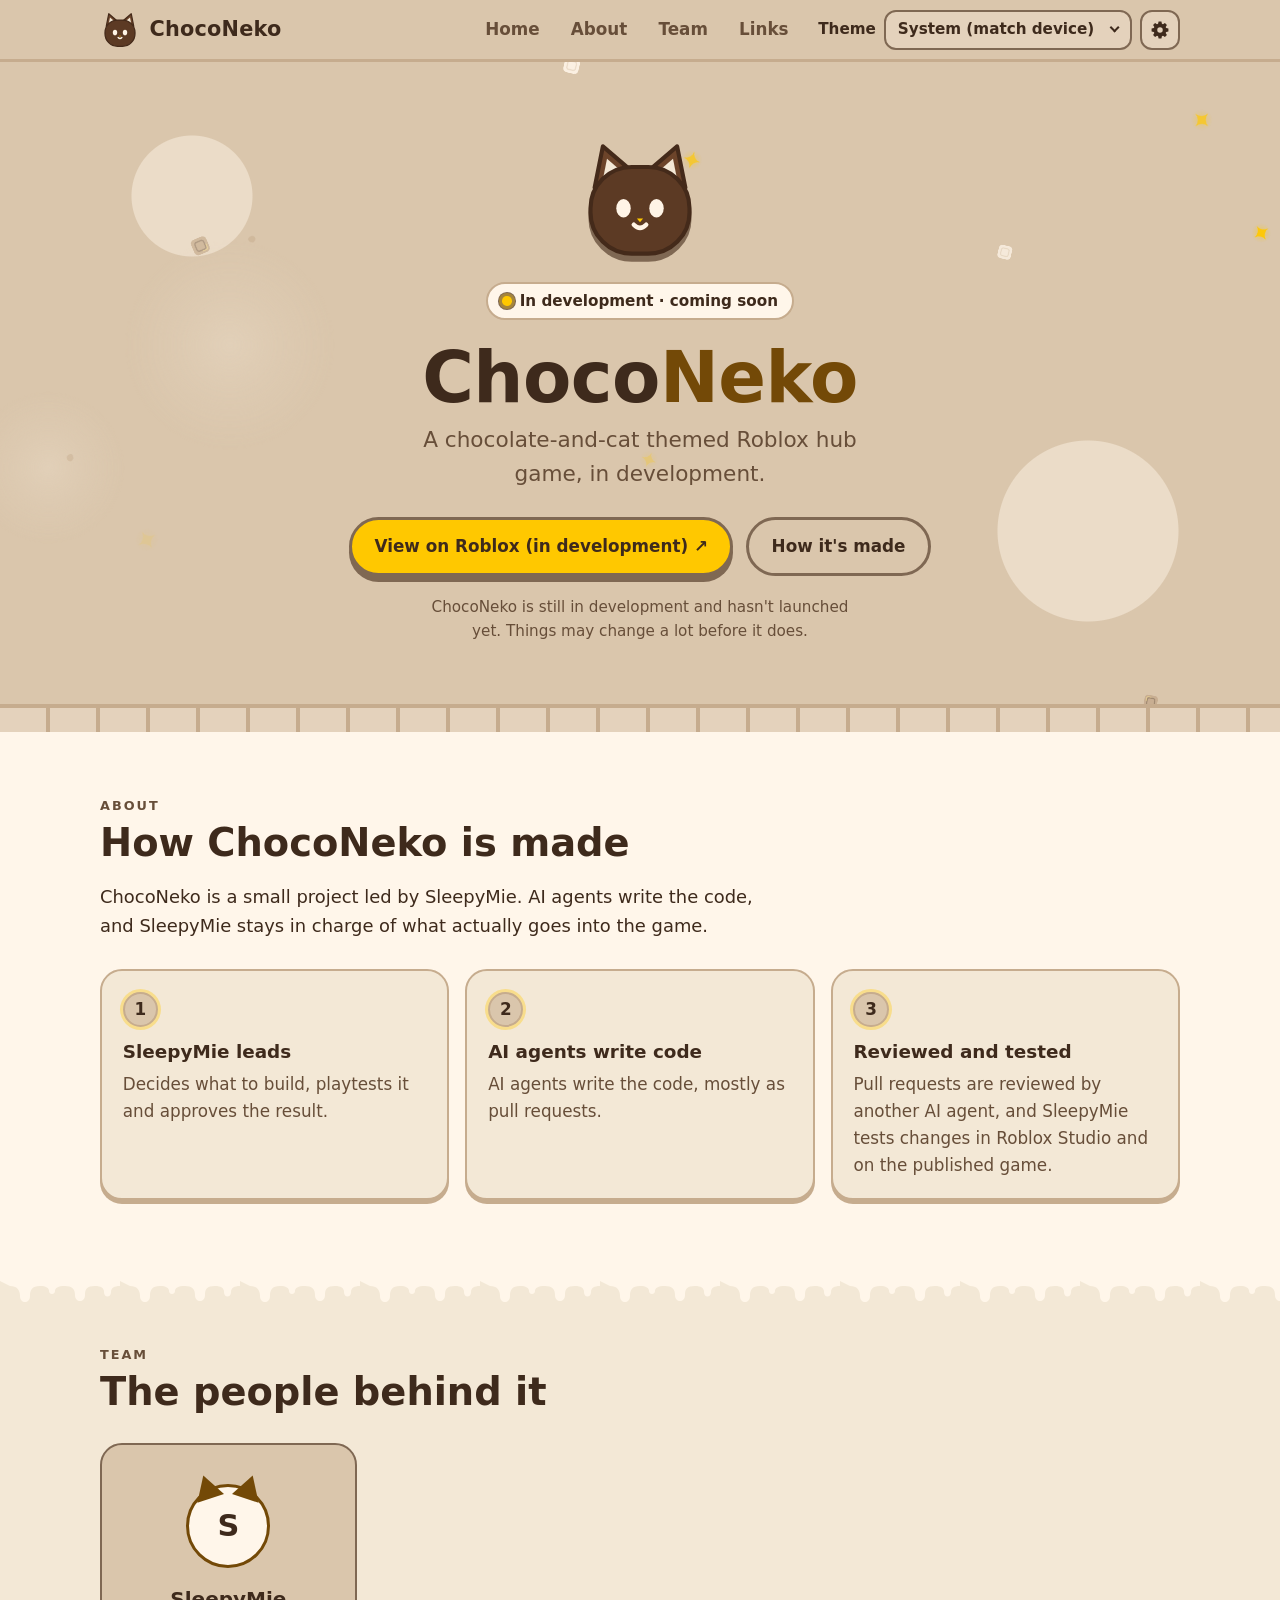
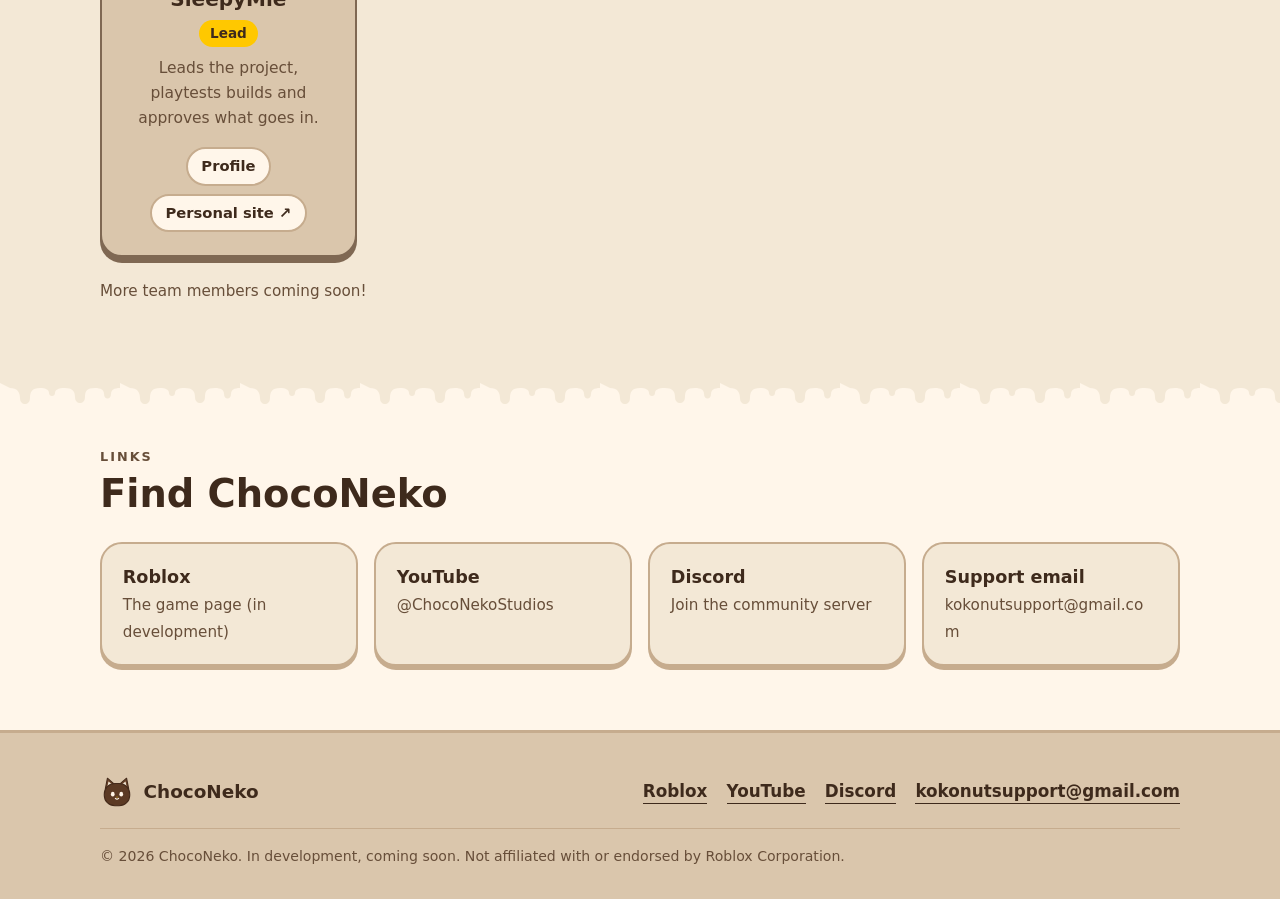
<file: index.html>
<!doctype html>
<html lang="en">
<head>
  <meta charset="utf-8">
  <meta name="viewport" content="width=device-width, initial-scale=1">
  <title>ChocoNeko · In development on Roblox</title>
  <meta name="description" content="ChocoNeko is a chocolate-and-cat themed Roblox hub game, currently in development. Coming soon.">
  <meta name="color-scheme" content="dark light">
  <meta name="theme-color" content="#1C1410" media="(prefers-color-scheme: dark)">
  <meta name="theme-color" content="#DAC6AC" media="(prefers-color-scheme: light)">
  <!-- Apply the saved theme before CSS paints (see js/main.js) -->
  <script>(function(){var ok=" system dark-choco chocolate dark light vanilla lemon peach strawberry mint blueberry lavender ",t;try{t=localStorage.getItem("choconeko-theme")}catch(e){}document.documentElement.setAttribute("data-theme",t&&ok.indexOf(" "+t+" ")>=0?t:"system")})();</script>
  <!-- Apply saved effect and motion settings before first paint (see js/settings.js) -->
  <script>(function(d){d.classList.add("js");var f,k,r,n=navigator,c=n.connection,m=function(q){try{return matchMedia(q).matches}catch(e){return false}};try{f=localStorage.getItem("choconeko-fx");k=localStorage.getItem("choconeko-touches");r=localStorage.getItem("choconeko-motion")}catch(e){}if(f!=="full"&&f!=="lite"&&f!=="off"){f=m("(max-width: 600px)")||n.hardwareConcurrency<=4||c&&c.saveData?"lite":"full";d.setAttribute("data-fx-auto",f)}d.setAttribute("data-fx",f);d.setAttribute("data-touches",k==="off"?"off":"on");d.setAttribute("data-motion",r==="reduce"||r!=="ok"&&m("(prefers-reduced-motion: reduce)")?"reduce":"ok")})(document.documentElement);</script>
  <meta property="og:title" content="ChocoNeko">
  <meta property="og:description" content="A chocolate-and-cat themed Roblox hub game. In development, coming soon.">
  <meta property="og:type" content="website">
  <meta property="og:url" content="https://sleepymiemoo.github.io/choconeko-site/">
  <meta property="og:image" content="https://sleepymiemoo.github.io/choconeko-site/img/og-image.png">
  <meta property="og:image:width" content="1200">
  <meta property="og:image:height" content="630">
  <meta property="og:image:alt" content="ChocoNeko cat logo and wordmark on a chocolate background">
  <meta name="twitter:card" content="summary_large_image">
  <link rel="icon" href="favicon.svg" type="image/svg+xml">
  <link rel="stylesheet" href="css/themes.css">
  <link rel="stylesheet" href="css/style.css">
</head>
<body>
  <a class="skip" href="#main">Skip to content</a>

  <header class="site-header">
    <div class="wrap">
      <a class="brand" href="index.html"><img src="img/logo.svg" alt="" width="40" height="40">ChocoNeko</a>
      <button class="nav-toggle" aria-expanded="false" aria-controls="site-nav">Menu</button>
      <div id="site-nav" class="site-nav">
        <nav aria-label="Main">
          <ul>
            <li><a href="#home">Home</a></li>
            <li><a href="#about">About</a></li>
            <li><a href="#team">Team</a></li>
            <li><a href="#links">Links</a></li>
          </ul>
        </nav>
        <div class="header-tools">
          <div class="theme-picker" hidden>
            <label for="theme-select">Theme</label>
            <span class="select-wrap"><select id="theme-select"><option value="system">System (match device)</option></select></span>
          </div>
          <div class="settings">
            <button type="button" id="settings-toggle" class="settings-toggle" aria-expanded="false" hidden><svg viewBox="0 0 24 24" width="20" height="20" aria-hidden="true" focusable="false"><path fill-rule="evenodd" d="M19.4 9.7 22.1 10.3 22.1 13.7 19.4 14.3 18.8 15.6 20.3 17.9 17.9 20.3 15.6 18.8 14.3 19.4 13.7 22.1 10.3 22.1 9.7 19.4 8.4 18.8 6.1 20.3 3.7 17.9 5.2 15.6 4.6 14.3 1.9 13.7 1.9 10.3 4.6 9.7 5.2 8.4 3.7 6.1 6.1 3.7 8.4 5.2 9.7 4.6 10.3 1.9 13.7 1.9 14.3 4.6 15.6 5.2 17.9 3.7 20.3 6.1 18.8 8.4Z M15.3 12a3.3 3.3 0 1 0-6.6 0 3.3 3.3 0 1 0 6.6 0Z"/></svg><span class="settings-text">Settings</span></button>
          </div>
        </div>
      </div>
    </div>
  </header>

  <main id="main">
    <!-- Home / hero -->
    <section id="home" class="hero">
      <div class="wrap">
        <img class="hero-logo" src="img/logo.svg" alt="ChocoNeko cat logo" width="132" height="132">
        <div class="status-pill">In development · coming soon</div>
        <h1>Choco<span>Neko</span></h1>
        <p class="tagline">A chocolate-and-cat themed Roblox hub game, in development.</p>
        <div class="hero-actions">
          <a class="btn btn-primary" href="https://www.roblox.com/games/129419556998762/Choco-Neko" target="_blank" rel="noopener">View on Roblox (in development) ↗</a>
          <a class="btn btn-ghost" href="#about">How it's made</a>
        </div>
        <p class="hero-note">ChocoNeko is still in development and hasn't launched yet. Things may change a lot before it does.</p>
      </div>
    </section>

    <!-- About / how it's made -->
    <section id="about" class="section-alt">
      <div class="wrap">
        <p class="eyebrow">About</p>
        <h2>How ChocoNeko is made</h2>
        <p class="lead">ChocoNeko is a small project led by SleepyMie. AI agents write the code, and SleepyMie stays in charge of what actually goes into the game.</p>
        <ol class="steps">
          <li class="step">
            <h3>SleepyMie leads</h3>
            <p>Decides what to build, playtests it and approves the result.</p>
          </li>
          <li class="step">
            <h3>AI agents write code</h3>
            <p>AI agents write the code, mostly as pull requests.</p>
          </li>
          <li class="step">
            <h3>Reviewed and tested</h3>
            <p>Pull requests are reviewed by another AI agent, and SleepyMie tests changes in Roblox Studio and on the published game.</p>
          </li>
        </ol>
      </div>
    </section>

    <!-- Team -->
    <section id="team">
      <div class="wrap">
        <p class="eyebrow">Team</p>
        <h2>The people behind it</h2>
        <div id="team-grid" class="team-grid" aria-live="polite"></div>
        <noscript>
          <p class="team-note">The team list needs JavaScript. You can still visit <a href="members/sleepymie.html">SleepyMie's page</a>.</p>
        </noscript>
        <p class="team-note">More team members coming soon!</p>
      </div>
    </section>

    <!-- Links -->
    <section id="links" class="section-alt">
      <div class="wrap">
        <p class="eyebrow">Links</p>
        <h2>Find ChocoNeko</h2>
        <div class="link-grid">
          <a class="link-card" href="https://www.roblox.com/games/129419556998762/Choco-Neko" target="_blank" rel="noopener">
            <strong>Roblox</strong><span>The game page (in development)</span>
          </a>
          <a class="link-card" href="https://www.youtube.com/@ChocoNekoStudios" target="_blank" rel="noopener">
            <strong>YouTube</strong><span>@ChocoNekoStudios</span>
          </a>
          <a class="link-card" href="https://discord.gg/d4KFuRJRCx" target="_blank" rel="noopener">
            <strong>Discord</strong><span>Join the community server</span>
          </a>
          <a class="link-card" href="mailto:kokonutsupport@gmail.com">
            <strong>Support email</strong><span>kokonutsupport@gmail.com</span>
          </a>
        </div>
      </div>
    </section>
  </main>

  <footer class="site-footer">
    <div class="wrap">
      <div class="footer-top">
        <div class="footer-brand"><img src="img/logo.svg" alt="" width="34" height="34">ChocoNeko</div>
        <ul class="footer-links">
          <li><a href="https://www.roblox.com/games/129419556998762/Choco-Neko" target="_blank" rel="noopener">Roblox</a></li>
          <li><a href="https://www.youtube.com/@ChocoNekoStudios" target="_blank" rel="noopener">YouTube</a></li>
          <li><a href="https://discord.gg/d4KFuRJRCx" target="_blank" rel="noopener">Discord</a></li>
          <li><a href="mailto:kokonutsupport@gmail.com">kokonutsupport@gmail.com</a></li>
        </ul>
      </div>
      <p class="footer-small">© <span id="year">2026</span> ChocoNeko. In development, coming soon. Not affiliated with or endorsed by Roblox Corporation.</p>
    </div>
  </footer>

  <script src="js/members.js"></script>
  <script src="js/main.js"></script>
  <script src="js/settings.js"></script>
  <script src="js/micro.js"></script>
  <script src="js/fx.js"></script>
</body>
</html>
</file>
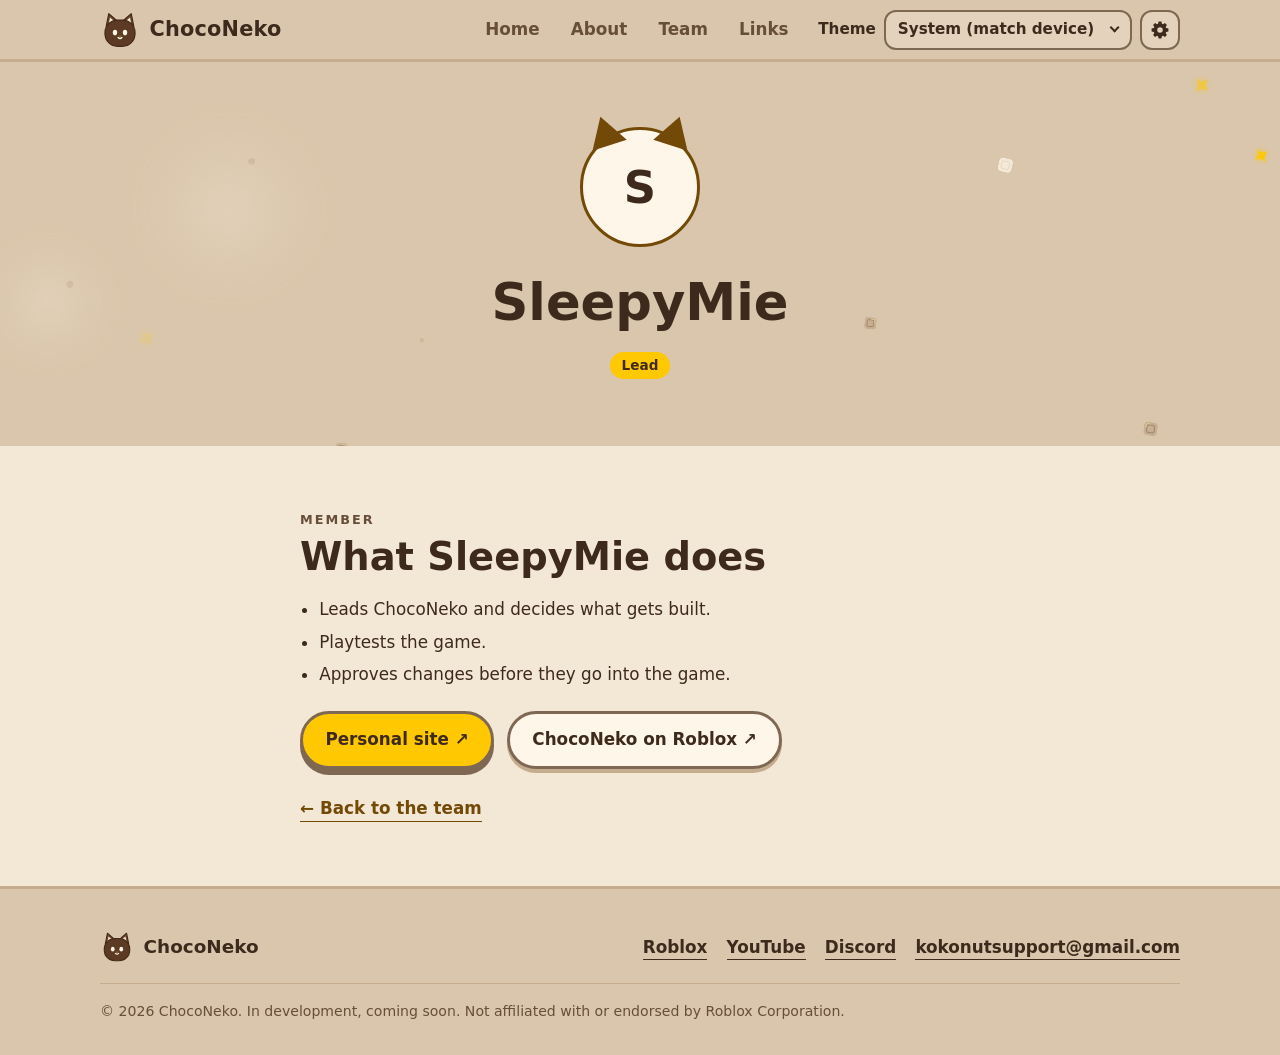
<file: members/sleepymie.html>
<!doctype html>
<html lang="en">
<head>
  <meta charset="utf-8">
  <meta name="viewport" content="width=device-width, initial-scale=1">
  <title>SleepyMie · ChocoNeko team</title>
  <meta name="description" content="SleepyMie leads ChocoNeko, a Roblox game in development.">
  <meta name="color-scheme" content="dark light">
  <meta name="theme-color" content="#1C1410" media="(prefers-color-scheme: dark)">
  <meta name="theme-color" content="#DAC6AC" media="(prefers-color-scheme: light)">
  <!-- Apply the saved theme before CSS paints (see js/main.js) -->
  <script>(function(){var ok=" system dark-choco chocolate dark light vanilla lemon peach strawberry mint blueberry lavender ",t;try{t=localStorage.getItem("choconeko-theme")}catch(e){}document.documentElement.setAttribute("data-theme",t&&ok.indexOf(" "+t+" ")>=0?t:"system")})();</script>
  <!-- Apply saved effect and motion settings before first paint (see js/settings.js) -->
  <script>(function(d){d.classList.add("js");var f,k,r,n=navigator,c=n.connection,m=function(q){try{return matchMedia(q).matches}catch(e){return false}};try{f=localStorage.getItem("choconeko-fx");k=localStorage.getItem("choconeko-touches");r=localStorage.getItem("choconeko-motion")}catch(e){}if(f!=="full"&&f!=="lite"&&f!=="off"){f=m("(max-width: 600px)")||n.hardwareConcurrency<=4||c&&c.saveData?"lite":"full";d.setAttribute("data-fx-auto",f)}d.setAttribute("data-fx",f);d.setAttribute("data-touches",k==="off"?"off":"on");d.setAttribute("data-motion",r==="reduce"||r!=="ok"&&m("(prefers-reduced-motion: reduce)")?"reduce":"ok")})(document.documentElement);</script>
  <meta property="og:title" content="SleepyMie · ChocoNeko team">
  <meta property="og:description" content="SleepyMie leads ChocoNeko, a Roblox game in development.">
  <meta property="og:type" content="website">
  <meta property="og:url" content="https://sleepymiemoo.github.io/choconeko-site/members/sleepymie.html">
  <meta property="og:image" content="https://sleepymiemoo.github.io/choconeko-site/img/og-image.png">
  <meta property="og:image:width" content="1200">
  <meta property="og:image:height" content="630">
  <meta property="og:image:alt" content="ChocoNeko cat logo and wordmark on a chocolate background">
  <meta name="twitter:card" content="summary_large_image">
  <link rel="icon" href="../favicon.svg" type="image/svg+xml">
  <link rel="stylesheet" href="../css/themes.css">
  <link rel="stylesheet" href="../css/style.css">
</head>
<body>
  <a class="skip" href="#main">Skip to content</a>

  <header class="site-header">
    <div class="wrap">
      <a class="brand" href="../index.html"><img src="../img/logo.svg" alt="" width="40" height="40">ChocoNeko</a>
      <button class="nav-toggle" aria-expanded="false" aria-controls="site-nav">Menu</button>
      <div id="site-nav" class="site-nav">
        <nav aria-label="Main">
          <ul>
            <li><a href="../index.html#home">Home</a></li>
            <li><a href="../index.html#about">About</a></li>
            <li><a href="../index.html#team">Team</a></li>
            <li><a href="../index.html#links">Links</a></li>
          </ul>
        </nav>
        <div class="header-tools">
          <div class="theme-picker" hidden>
            <label for="theme-select">Theme</label>
            <span class="select-wrap"><select id="theme-select"><option value="system">System (match device)</option></select></span>
          </div>
          <div class="settings">
            <button type="button" id="settings-toggle" class="settings-toggle" aria-expanded="false" hidden><svg viewBox="0 0 24 24" width="20" height="20" aria-hidden="true" focusable="false"><path fill-rule="evenodd" d="M19.4 9.7 22.1 10.3 22.1 13.7 19.4 14.3 18.8 15.6 20.3 17.9 17.9 20.3 15.6 18.8 14.3 19.4 13.7 22.1 10.3 22.1 9.7 19.4 8.4 18.8 6.1 20.3 3.7 17.9 5.2 15.6 4.6 14.3 1.9 13.7 1.9 10.3 4.6 9.7 5.2 8.4 3.7 6.1 6.1 3.7 8.4 5.2 9.7 4.6 10.3 1.9 13.7 1.9 14.3 4.6 15.6 5.2 17.9 3.7 20.3 6.1 18.8 8.4Z M15.3 12a3.3 3.3 0 1 0-6.6 0 3.3 3.3 0 1 0 6.6 0Z"/></svg><span class="settings-text">Settings</span></button>
          </div>
        </div>
      </div>
    </div>
  </header>

  <main id="main">
    <section class="profile-hero">
      <div class="wrap">
        <div class="avatar" aria-hidden="true">S</div>
        <h1>SleepyMie</h1>
        <span class="role">Lead</span>
      </div>
    </section>

    <section>
      <div class="wrap profile-body">
        <p class="eyebrow">Member</p>
        <h2>What SleepyMie does</h2>
        <ul>
          <li>Leads ChocoNeko and decides what gets built.</li>
          <li>Playtests the game.</li>
          <li>Approves changes before they go into the game.</li>
        </ul>
        <div class="hero-actions" style="justify-content:flex-start; margin-top:1.4rem">
          <a class="btn btn-primary" href="https://sleepymiemoo.github.io" target="_blank" rel="noopener">Personal site ↗</a>
          <a class="btn btn-soft" href="https://www.roblox.com/games/129419556998762/Choco-Neko" target="_blank" rel="noopener">ChocoNeko on Roblox ↗</a>
        </div>
        <a class="back-link" href="../index.html#team">← Back to the team</a>
      </div>
    </section>
  </main>

  <footer class="site-footer">
    <div class="wrap">
      <div class="footer-top">
        <div class="footer-brand"><img src="../img/logo.svg" alt="" width="34" height="34">ChocoNeko</div>
        <ul class="footer-links">
          <li><a href="https://www.roblox.com/games/129419556998762/Choco-Neko" target="_blank" rel="noopener">Roblox</a></li>
          <li><a href="https://www.youtube.com/@ChocoNekoStudios" target="_blank" rel="noopener">YouTube</a></li>
          <li><a href="https://discord.gg/d4KFuRJRCx" target="_blank" rel="noopener">Discord</a></li>
          <li><a href="mailto:kokonutsupport@gmail.com">kokonutsupport@gmail.com</a></li>
        </ul>
      </div>
      <p class="footer-small">© <span id="year">2026</span> ChocoNeko. In development, coming soon. Not affiliated with or endorsed by Roblox Corporation.</p>
    </div>
  </footer>

  <script src="../js/main.js"></script>
  <script src="../js/settings.js"></script>
  <script src="../js/micro.js"></script>
  <script src="../js/fx.js"></script>
</body>
</html>
</file>
<file: css/themes.css>
/*
  ChocoNeko site themes. GENERATED by tools/sync-themes.py from the game's
  theme definitions. Do not edit by hand: change the game, then re-run the script.
  Source fingerprint: sha256 4d34f93043cb

  Game field -> site variable (base values, copied unchanged):
    panelBg -> --panel (page)            elevatedBg -> --elevated (alt sections, cards)
    buttonBg -> --button (chips, pills)  accordionHeaderBg -> --deep (header, hero, footer, lead card)
    navActiveBg/Text -> --nav-active(-text)   borderColor -> --border   textColor -> --text
    accentGradient.Center -> --accent (the shared gold)
  Derived by the site (adjusted only as far as WCAG AA needs):
    --muted (textMuted), --accent-ink (links, wordmark), --on-accent, --control-border,
    --edge (outlines/shadows), --focus (focus outline), --glow (soft hero spots),
    --shine (hover band on gold buttons), --theme-color (browser UI).
  System (match device): dark -> Dark Choco, light -> Vanilla.
*/

:root {
  --theme-list: "dark-choco=Dark Choco;chocolate=Chocolate;dark=Dark;light=Light;vanilla=Vanilla;lemon=Lemon;peach=Peach;strawberry=Strawberry;mint=Mint;blueberry=Blueberry;lavender=Lavender";
}

/* Dark Choco */
:root,
:root[data-theme="dark-choco"] {
  color-scheme: dark;
  --panel: #140E0C;
  --elevated: #201612;
  --button: #2A1E18;
  --deep: #1C1410;
  --nav-active: #30221C;
  --nav-active-text: #F3E6D8;
  --border: #48342A;
  --text: #F3E6D8;
  --muted: #B49E8A;
  --accent: #FFC800;
  --accent-ink: #FFC800;
  --on-accent: #140E0C;
  --control-border: #7B695E;
  --edge: #0B0807;
  --focus: #FFC800;
  --glow: #2B231E;
  --shine: #FFE68C;
  --text-rgb: 243 230 216;
  --accent-rgb: 255 200 0;
  --theme-color: #1C1410;
}

/* Chocolate */
:root[data-theme="chocolate"] {
  color-scheme: dark;
  --panel: #4A2E1C;
  --elevated: #5C3A24;
  --button: #6C442A;
  --deep: #442A1A;
  --nav-active: #764A2E;
  --nav-active-text: #FFF4E6;
  --border: #825C44;
  --text: #FFF4E6;
  --muted: #D2B49B;
  --accent: #FFC800;
  --accent-ink: #FFC800;
  --on-accent: #4A2E1C;
  --control-border: #B49985;
  --edge: #29190F;
  --focus: #FFC800;
  --glow: #513828;
  --shine: #FFE68C;
  --text-rgb: 255 244 230;
  --accent-rgb: 255 200 0;
  --theme-color: #442A1A;
}

/* Dark */
:root[data-theme="dark"] {
  color-scheme: dark;
  --panel: #08080A;
  --elevated: #101014;
  --button: #16161C;
  --deep: #0E0E12;
  --nav-active: #1C1E28;
  --nav-active-text: #EBEBF0;
  --border: #2A2A32;
  --text: #EBEBF0;
  --muted: #A0A5B4;
  --accent: #FFC800;
  --accent-ink: #FFC800;
  --on-accent: #08080A;
  --control-border: #66666D;
  --edge: #040406;
  --focus: #FFC800;
  --glow: #1D1D22;
  --shine: #FFE68C;
  --text-rgb: 235 235 240;
  --accent-rgb: 255 200 0;
  --theme-color: #0E0E12;
}

/* Light */
:root[data-theme="light"] {
  color-scheme: light;
  --panel: #F2F3F7;
  --elevated: #FFFFFF;
  --button: #E4E6EE;
  --deep: #DCDEE8;
  --nav-active: #FFFFFF;
  --nav-active-text: #16181E;
  --border: #BEC2CE;
  --text: #16181E;
  --muted: #5A5E6C;
  --accent: #FFC800;
  --accent-ink: #865609;
  --on-accent: #16181E;
  --control-border: #797C86;
  --edge: #797C86;
  --focus: #5477D9;
  --glow: #ECEDF2;
  --shine: #FFE68C;
  --text-rgb: 22 24 30;
  --accent-rgb: 255 200 0;
  --theme-color: #DCDEE8;
}

/* Vanilla */
:root[data-theme="vanilla"] {
  color-scheme: light;
  --panel: #F3E8D6;
  --elevated: #FFF6EA;
  --button: #E4D2BC;
  --deep: #DAC6AC;
  --nav-active: #FFF8EE;
  --nav-active-text: #3E2A1C;
  --border: #C6AC8E;
  --text: #3E2A1C;
  --muted: #674E39;
  --accent: #FFC800;
  --accent-ink: #734907;
  --on-accent: #3E2A1C;
  --control-border: #7F6853;
  --edge: #7F6853;
  --focus: #4A69BF;
  --glow: #EBDCC8;
  --shine: #FFE68C;
  --text-rgb: 62 42 28;
  --accent-rgb: 255 200 0;
  --theme-color: #DAC6AC;
}

/* Lemon */
:root[data-theme="lemon"] {
  color-scheme: light;
  --panel: #FCF6DA;
  --elevated: #FFFCEE;
  --button: #EEE0B2;
  --deep: #E4D6A8;
  --nav-active: #FFFFFF;
  --nav-active-text: #483A1C;
  --border: #D2C08A;
  --text: #483A1C;
  --muted: #6B5A33;
  --accent: #FFC800;
  --accent-ink: #7F5108;
  --on-accent: #483A1C;
  --control-border: #85754C;
  --edge: #85754C;
  --focus: #5071CF;
  --glow: #F0E7C8;
  --shine: #FFE68C;
  --text-rgb: 72 58 28;
  --accent-rgb: 255 200 0;
  --theme-color: #E4D6A8;
}

/* Peach */
:root[data-theme="peach"] {
  color-scheme: light;
  --panel: #FFECDA;
  --elevated: #FFF8F0;
  --button: #F8D2B2;
  --deep: #EEC4A2;
  --nav-active: #FFFFFF;
  --nav-active-text: #58301C;
  --border: #DCB28E;
  --text: #58301C;
  --muted: #784A31;
  --accent: #FFC800;
  --accent-ink: #784C08;
  --on-accent: #58301C;
  --control-border: #8E654B;
  --edge: #8E654B;
  --focus: #4B6AC2;
  --glow: #F6DBC5;
  --shine: #FFE68C;
  --text-rgb: 88 48 28;
  --accent-rgb: 255 200 0;
  --theme-color: #EEC4A2;
}

/* Strawberry */
:root[data-theme="strawberry"] {
  color-scheme: light;
  --panel: #FCE8EC;
  --elevated: #FFF8FA;
  --button: #F0CCD4;
  --deep: #E8C4CC;
  --nav-active: #FFF8FA;
  --nav-active-text: #4E202A;
  --border: #DAA8B2;
  --text: #4E202A;
  --muted: #7D4650;
  --accent: #FFC800;
  --accent-ink: #784C08;
  --on-accent: #4E202A;
  --control-border: #93636D;
  --edge: #93636D;
  --focus: #4C6CC4;
  --glow: #F2DBE1;
  --shine: #FFE68C;
  --text-rgb: 78 32 42;
  --accent-rgb: 255 200 0;
  --theme-color: #E8C4CC;
}

/* Mint */
:root[data-theme="mint"] {
  color-scheme: light;
  --panel: #E4F6EA;
  --elevated: #F4FCF8;
  --button: #C4E4D0;
  --deep: #B8DCC6;
  --nav-active: #FFFFFF;
  --nav-active-text: #1C3E2A;
  --border: #9EC6AC;
  --text: #1C3E2A;
  --muted: #3D6249;
  --accent: #FFC800;
  --accent-ink: #7C5008;
  --on-accent: #1C3E2A;
  --control-border: #587D66;
  --edge: #587D66;
  --focus: #4F70CC;
  --glow: #D3EADC;
  --shine: #FFE68C;
  --text-rgb: 28 62 42;
  --accent-rgb: 255 200 0;
  --theme-color: #B8DCC6;
}

/* Blueberry */
:root[data-theme="blueberry"] {
  color-scheme: light;
  --panel: #E0EEFC;
  --elevated: #F4F9FF;
  --button: #C4DAF2;
  --deep: #C8DCF4;
  --nav-active: #FFFFFF;
  --nav-active-text: #1C304E;
  --border: #A8BEDC;
  --text: #1C304E;
  --muted: #4A5F83;
  --accent: #FFC800;
  --accent-ink: #815308;
  --on-accent: #1C304E;
  --control-border: #637896;
  --edge: #657A98;
  --focus: #5173D1;
  --glow: #DCE9F9;
  --shine: #FFE68C;
  --text-rgb: 28 48 78;
  --accent-rgb: 255 200 0;
  --theme-color: #C8DCF4;
}

/* Lavender */
:root[data-theme="lavender"] {
  color-scheme: light;
  --panel: #EEE8FC;
  --elevated: #FAF8FF;
  --button: #D6CCF0;
  --deep: #D2C6EE;
  --nav-active: #FFFFFF;
  --nav-active-text: #30204E;
  --border: #B8A8DA;
  --text: #30204E;
  --muted: #5E4B84;
  --accent: #FFC800;
  --accent-ink: #784C08;
  --on-accent: #30204E;
  --control-border: #776797;
  --edge: #776797;
  --focus: #4B6AC2;
  --glow: #E4DCF6;
  --shine: #FFE68C;
  --text-rgb: 48 32 78;
  --accent-rgb: 255 200 0;
  --theme-color: #D2C6EE;
}

/* System (match device), light device: Vanilla */
@media (prefers-color-scheme: light) {
  :root:not([data-theme]),
  :root[data-theme="system"] {
    color-scheme: light;
    --panel: #F3E8D6;
    --elevated: #FFF6EA;
    --button: #E4D2BC;
    --deep: #DAC6AC;
    --nav-active: #FFF8EE;
    --nav-active-text: #3E2A1C;
    --border: #C6AC8E;
    --text: #3E2A1C;
    --muted: #674E39;
    --accent: #FFC800;
    --accent-ink: #734907;
    --on-accent: #3E2A1C;
    --control-border: #7F6853;
    --edge: #7F6853;
    --focus: #4A69BF;
    --glow: #EBDCC8;
    --shine: #FFE68C;
    --text-rgb: 62 42 28;
    --accent-rgb: 255 200 0;
    --theme-color: #DAC6AC;
  }
}
</file>
<file: css/style.css>
/*
  ChocoNeko site styles.
  Every colour comes from the selected theme's custom properties in
  css/themes.css (generated from the game's UI themes by tools/sync-themes.py).
  Do not hard-code colours here; add or map a theme variable instead.

    --panel        page background              --elevated   alt sections, cards
    --button       chips, pills, small controls --deep       header, hero, footer, lead card
    --nav-active   active/hover nav pill        --border     card borders, decoration
    --text         body text                    --muted      secondary text
    --accent       shared gold fill             --accent-ink links, wordmark, accent rings
    --on-accent    text on gold                 --control-border  form controls / outline buttons
    --edge         cartoon outlines + shadows   --focus      keyboard focus outline
    --glow         soft hero spots              --shine      hover band on gold buttons
*/
:root {
  --radius: 22px;
  --radius-sm: 14px;
  --shadow: 0 6px 0 var(--edge);
  --max: 1080px;
  --font: "Nunito", "Quicksand", ui-rounded, "SF Pro Rounded", system-ui, -apple-system, "Segoe UI", Roboto, sans-serif;
}

*, *::before, *::after { box-sizing: border-box; }
html { scroll-behavior: smooth; background: var(--panel); }
html[data-motion="reduce"] { scroll-behavior: auto; }
body {
  margin: 0;
  font-family: var(--font);
  font-size: 1.05rem;
  line-height: 1.6;
  color: var(--text);
  background: var(--panel);
}
img, svg { max-width: 100%; display: block; }
a { color: var(--accent-ink); text-underline-offset: 3px; }
a:hover { color: var(--text); }
:focus-visible { outline: 3px solid var(--focus); outline-offset: 3px; border-radius: 6px; }

.wrap { width: min(100% - 2.5rem, var(--max)); margin-inline: auto; }
.skip { position: absolute; left: -999px; }
.skip:focus { left: 1rem; top: 1rem; background: var(--elevated); color: var(--text); border: 2px solid var(--control-border); border-radius: 10px; padding: .5rem 1rem; z-index: 10; }

/* ---------- Header ---------- */
.site-header {
  position: sticky; top: 0; z-index: 5;
  background: var(--deep);
  border-bottom: 3px solid var(--border);
}
.site-header .wrap { display: flex; flex-wrap: wrap; align-items: center; justify-content: space-between; gap: .6rem 1rem; padding-block: .6rem; }
.brand { display: flex; align-items: center; gap: .6rem; color: var(--text); text-decoration: none; font-weight: 900; font-size: 1.3rem; letter-spacing: .2px; }
.brand:hover { color: var(--text); }
.brand img { width: 40px; height: 40px; }
.nav-toggle {
  display: none; background: var(--button); color: var(--text);
  border: 2px solid var(--control-border); border-radius: 12px; padding: .35rem .75rem; min-height: 40px; font: inherit; font-weight: 800; cursor: pointer;
}
.site-nav { display: flex; align-items: center; gap: .5rem 1rem; }
.site-nav ul { list-style: none; display: flex; gap: .25rem; margin: 0; padding: 0; }
.site-nav a {
  display: block; padding: .4rem .85rem; border-radius: 999px;
  color: var(--muted); text-decoration: none; font-weight: 800;
}
.site-nav a:hover, .site-nav a[aria-current="page"] { background: var(--nav-active); color: var(--nav-active-text); }

/* ---------- Theme picker + settings (header tools) ---------- */
.header-tools { position: relative; display: flex; flex-wrap: wrap; justify-content: flex-end; align-items: center; gap: .5rem; max-width: 100%; }
.theme-picker { display: flex; align-items: center; gap: .5rem; }
.theme-picker[hidden] { display: none; }
/* With JavaScript on (html.js, set in <head>), show the header tools from the first paint so
   nothing shifts when the scripts finish; without JavaScript they stay hidden. */
.js .theme-picker[hidden] { display: flex; }
.theme-picker label { font-weight: 800; font-size: .95rem; color: var(--text); }
.select-wrap { position: relative; display: inline-block; }
.select-wrap::after {
  content: ""; position: absolute; right: .85rem; top: 50%; width: .45rem; height: .45rem; margin-top: -.35rem;
  border: solid var(--text); border-width: 0 2.5px 2.5px 0; transform: rotate(45deg); pointer-events: none;
}
.theme-picker select {
  -webkit-appearance: none; appearance: none;
  font: inherit; font-size: .95rem; font-weight: 800; line-height: 1.2;
  color: var(--text); background: var(--button);
  border: 2px solid var(--control-border); border-radius: 12px;
  min-height: 40px; padding: .4rem 2.2rem .4rem .75rem; cursor: pointer; max-width: 100%;
}
.theme-picker select:hover { border-color: var(--text); }
.theme-picker option { color: var(--text); background: var(--elevated); }

/* ---------- Site settings (gear button + panel, js/settings.js) ---------- */
.settings-toggle {
  display: inline-flex; align-items: center; justify-content: center; gap: .45rem;
  min-width: 40px; min-height: 40px; padding: 0 .5rem; font: inherit; font-size: .95rem; font-weight: 800;
  color: var(--text); background: var(--button); border: 2px solid var(--control-border); border-radius: 12px; cursor: pointer;
}
.settings-toggle[hidden] { display: none; }
.js .settings-toggle[hidden] { display: inline-flex; }
.settings-toggle:hover, .settings-toggle[aria-expanded="true"] { border-color: var(--text); }
.settings-toggle svg { width: 20px; height: 20px; fill: currentColor; transition: transform .4s ease; }
.settings-toggle[aria-expanded="true"] svg { transform: rotate(45deg); }
.settings-text { position: absolute; width: 1px; height: 1px; overflow: hidden; clip-path: inset(50%); white-space: nowrap; }
.settings-panel {
  position: absolute; top: calc(100% + 12px); right: 0; z-index: 6;
  width: min(320px, calc(100vw - 24px)); max-height: calc(100vh - 96px); overflow: auto;
  background: var(--elevated); color: var(--text); border: 2px solid var(--control-border); border-radius: 18px;
  box-shadow: 0 6px 0 var(--edge); padding: .9rem 1.05rem 1rem; font-size: .97rem; line-height: 1.45;
}
.settings-panel[hidden] { display: none; }
.sp-head { display: flex; align-items: center; justify-content: space-between; gap: .5rem; }
.sp-title { margin: 0; font-weight: 900; font-size: 1.08rem; }
.sp-close {
  display: grid; place-items: center; width: 36px; height: 36px; padding: 0; flex: none;
  background: none; color: var(--text); border: 2px solid transparent; border-radius: 50%; font: inherit; font-size: 1.4rem; line-height: 1; cursor: pointer;
}
.sp-close:hover { border-color: var(--control-border); }
.sp-group { border: 0; margin: .7rem 0 0; padding: 0; min-width: 0; }
.sp-group legend { padding: 0; margin: 0 0 .4rem; text-transform: uppercase; letter-spacing: 1.5px; font-size: .78rem; font-weight: 900; color: var(--muted); }
.seg { display: grid; grid-template-columns: repeat(3, 1fr); gap: 4px; padding: 4px; background: var(--panel); border: 2px solid var(--control-border); border-radius: 999px; }
.seg label { position: relative; display: block; cursor: pointer; }
.seg input { position: absolute; inset: 0; width: 100%; height: 100%; margin: 0; opacity: 0; cursor: pointer; }
.seg span { display: block; padding: .3rem .4rem; border: 2px solid transparent; border-radius: 999px; text-align: center; font-weight: 800; color: var(--text); }
.seg input:checked + span { background: var(--accent); color: var(--on-accent); border-color: var(--edge); }
.seg input:focus-visible + span { outline: 3px solid var(--focus); outline-offset: 2px; }
.sp-hint { margin: .35rem 0 0; font-size: .87rem; color: var(--muted); }
.sp-row { display: flex; align-items: center; justify-content: space-between; gap: .8rem; margin-top: .95rem; }
.sp-label { font-weight: 800; }
.switch {
  position: relative; flex: none; width: 50px; height: 30px; padding: 0; cursor: pointer;
  background: var(--panel); border: 2px solid var(--control-border); border-radius: 999px;
}
.switch::after {
  content: ""; position: absolute; top: 3px; left: 3px; width: 20px; height: 20px; border-radius: 50%;
  background: var(--muted); transition: transform .18s ease;
}
.switch[aria-checked="true"] { background: var(--accent); }
.switch[aria-checked="true"]::after { transform: translateX(20px); background: var(--on-accent); }
.sp-foot { margin-top: .9rem; padding-top: .6rem; border-top: 1px solid var(--border); display: flex; justify-content: flex-end; }
.sp-reset {
  padding: .25rem .35rem; background: none; border: 0; border-radius: 6px; cursor: pointer;
  font: inherit; font-size: .92rem; font-weight: 800; color: var(--accent-ink); text-decoration: underline; text-underline-offset: 3px;
}
.sp-reset:hover { color: var(--text); }

/* ---------- Hero ---------- */
.hero {
  position: relative; overflow: hidden;
  color: var(--text);
  background:
    radial-gradient(circle at 15% 20%, var(--glow) 0 60px, transparent 61px),
    radial-gradient(circle at 85% 70%, var(--glow) 0 90px, transparent 91px),
    var(--deep);
  padding-block: 4.5rem 5.5rem;
  text-align: center;
}
/* chocolate-bar squares, a nod to the in-game chocolate panel texture */
.hero::after {
  content: ""; position: absolute; left: 0; right: 0; bottom: 0; height: 28px; z-index: 1;
  background: repeating-linear-gradient(90deg, var(--button) 0 46px, var(--border) 46px 50px);
  border-top: 4px solid var(--border);
}
.hero > .wrap, .profile-hero > .wrap { position: relative; z-index: 1; }
/* Floating cocoa canvas from js/fx.js: decorative, behind the hero content, never affects layout */
.fx-canvas { position: absolute; inset: 0; width: 100%; height: 100%; pointer-events: none; opacity: 0; transition: opacity .9s ease; }
.fx-canvas.fx-in { opacity: 1; }
.hero-logo { width: 132px; height: 132px; margin: 0 auto 1rem; filter: drop-shadow(0 6px 0 var(--edge)); }
.hero h1 { font-size: clamp(2.6rem, 8vw, 4.4rem); line-height: 1.05; margin: 0 0 .4rem; font-weight: 900; letter-spacing: -.5px; }
.hero h1 span { color: var(--accent-ink); }
.tagline { font-size: clamp(1.1rem, 3vw, 1.35rem); color: var(--muted); margin: 0 auto 1.6rem; max-width: 34ch; }
.status-pill {
  display: inline-flex; align-items: center; gap: .5rem;
  background: var(--elevated); border: 2px solid var(--border);
  color: var(--text); border-radius: 999px; padding: .3rem .9rem; font-weight: 800; font-size: .95rem; margin-bottom: 1.4rem;
}
.status-pill::before { content: ""; width: .6rem; height: .6rem; border-radius: 50%; background: var(--accent); box-shadow: 0 0 0 3px rgb(var(--accent-rgb) / .3), 0 0 0 4px var(--edge); }
.hero-actions { display: flex; flex-wrap: wrap; gap: .8rem; justify-content: center; }
.hero-note { margin: 1.2rem auto 0; font-size: .95rem; color: var(--muted); max-width: 46ch; }

/* ---------- Buttons ---------- */
.btn {
  display: inline-flex; align-items: center; gap: .5rem;
  padding: .8rem 1.4rem; border-radius: 999px; font-weight: 900; text-decoration: none;
  border: 3px solid var(--edge); transition: transform .12s ease, box-shadow .12s ease;
}
.btn:active { transform: translateY(3px); box-shadow: 0 2px 0 var(--edge); }
.btn-primary { position: relative; overflow: hidden; isolation: isolate; }
.btn-primary { background: var(--accent); color: var(--on-accent); box-shadow: var(--shadow); }
.btn-primary:hover { color: var(--on-accent); transform: translateY(-2px); }
.btn-ghost { background: transparent; color: var(--text); border-color: var(--control-border); }
.btn-ghost:hover { color: var(--text); background: var(--elevated); }
.btn-soft { background: var(--elevated); color: var(--text); border-color: var(--control-border); box-shadow: 0 4px 0 var(--border); }
.btn-soft:hover { color: var(--text); transform: translateY(-2px); }

/* ---------- Sections ---------- */
section { padding-block: 4rem; position: relative; --sec-bg: var(--panel); }
.section-alt { background: var(--elevated); --sec-bg: var(--elevated); }
/* melted-chocolate drips where one section meets the next */
main > section:not(.hero):not(.profile-hero):not(:last-child)::after {
  content: ""; position: absolute; left: 0; right: 0; top: 100%; height: 22px; z-index: 1; pointer-events: none;
  background: var(--sec-bg);
  -webkit-mask: url("data:image/svg+xml,%3Csvg xmlns='http://www.w3.org/2000/svg' viewBox='0 0 120 22'%3E%3Cpath d='M0 0h120v5c-6 0-9 2-9 6 0 6-7 6-7 0 0-4-3-6-9-6-8 0-10 3-10 9 0 8-10 8-10 0 0-6-3-9-10-9-7 0-10 2-10 5 0 4-6 4-6 0 0-3-3-5-9-5-8 0-10 4-10 10 0 8-10 8-10 0 0-6-3-10-10-10z'/%3E%3C/svg%3E") 0 0 / 120px 22px repeat-x;
          mask: url("data:image/svg+xml,%3Csvg xmlns='http://www.w3.org/2000/svg' viewBox='0 0 120 22'%3E%3Cpath d='M0 0h120v5c-6 0-9 2-9 6 0 6-7 6-7 0 0-4-3-6-9-6-8 0-10 3-10 9 0 8-10 8-10 0 0-6-3-9-10-9-7 0-10 2-10 5 0 4-6 4-6 0 0-3-3-5-9-5-8 0-10 4-10 10 0 8-10 8-10 0 0-6-3-10-10-10z'/%3E%3C/svg%3E") 0 0 / 120px 22px repeat-x;
}
.eyebrow { text-transform: uppercase; letter-spacing: 2px; font-size: .8rem; font-weight: 900; color: var(--muted); margin: 0 0 .3rem; }
h2 { font-size: clamp(1.8rem, 4.5vw, 2.4rem); line-height: 1.15; margin: 0 0 1rem; font-weight: 900; color: var(--text); }
.lead { font-size: 1.12rem; max-width: 60ch; color: var(--text); }

.steps { display: grid; grid-template-columns: repeat(3, 1fr); gap: 1rem; margin-top: 1.8rem; padding: 0; list-style: none; counter-reset: step; }
.step {
  background: var(--panel); border: 2px solid var(--border); border-radius: var(--radius);
  padding: 1.3rem 1.3rem 1.2rem; position: relative; box-shadow: 0 4px 0 var(--border);
  transition: transform .15s ease, box-shadow .15s ease;
}
.step:hover { transform: translateY(-3px); box-shadow: 0 7px 0 var(--border); }
.step::before {
  counter-increment: step; content: counter(step);
  display: grid; place-items: center; width: 2.2rem; height: 2.2rem; border-radius: 50%;
  background: var(--deep); color: var(--text); border: 2px solid var(--border); font-weight: 900; margin-bottom: .6rem;
  box-shadow: 0 0 0 3px rgb(var(--accent-rgb) / .35);
}
.step h3 { margin: 0 0 .3rem; font-size: 1.15rem; color: var(--text); }
.step p { margin: 0; color: var(--muted); }

/* ---------- Team ---------- */
.team-grid { display: grid; grid-template-columns: repeat(auto-fill, minmax(230px, 1fr)); gap: 1.1rem; margin-top: 1.8rem; }
.member-card {
  display: flex; flex-direction: column; align-items: center; text-align: center;
  background: var(--elevated); border: 2px solid var(--border); border-radius: var(--radius);
  padding: 1.6rem 1.2rem 1.4rem; scroll-margin-top: 90px;
}
.member-card.is-lead { background: var(--deep); border-color: var(--control-border); color: var(--text); box-shadow: var(--shadow); }
.member-card.is-placeholder { border-style: dashed; background: transparent; }
.member-card:target, .member-card.is-targeted { outline: 3px solid var(--focus); outline-offset: 4px; }
.avatar {
  position: relative; width: 84px; height: 84px; margin: 14px auto .9rem; border-radius: 50%;
  display: grid; place-items: center; font-weight: 900; font-size: 1.9rem;
  background: var(--button); color: var(--text); border: 3px solid var(--border);
}
/* little cat ears */
.avatar::before, .avatar::after {
  content: ""; position: absolute; top: -12px; width: 0; height: 0;
  border-left: 14px solid transparent; border-right: 14px solid transparent; border-bottom: 24px solid var(--border);
}
.avatar::before { left: 4px; transform: rotate(-18deg); }
.avatar::after { right: 4px; transform: rotate(18deg); }
.is-lead .avatar { background: var(--elevated); color: var(--text); border-color: var(--accent-ink); }
.is-lead .avatar::before, .is-lead .avatar::after { border-bottom-color: var(--accent-ink); }
.is-placeholder .avatar { color: var(--muted); background: var(--panel); }
.member-card h3 { margin: 0; font-size: 1.25rem; }
.is-placeholder h3 { color: var(--muted); font-style: italic; font-weight: 700; }
.role {
  display: inline-block; margin: .35rem 0 .6rem; padding: .15rem .7rem; border-radius: 999px;
  background: var(--button); color: var(--text); font-weight: 800; font-size: .85rem;
}
.is-lead .role { background: var(--accent); color: var(--on-accent); }
.member-card p { margin: 0 0 1rem; font-size: .97rem; color: var(--muted); }
.member-card .card-links { margin-top: auto; display: flex; flex-wrap: wrap; gap: .5rem; justify-content: center; }
.chip-link {
  font-weight: 800; font-size: .92rem; text-decoration: none; padding: .35rem .85rem; border-radius: 999px;
  border: 2px solid var(--border); color: var(--text); background: var(--panel);
}
.is-lead .chip-link { background: var(--elevated); }
.chip-link:hover { color: var(--text); border-color: var(--accent-ink); }
.team-note { margin-top: 1.4rem; font-size: .95rem; color: var(--muted); }

/* ---------- Links ---------- */
.link-grid { display: grid; grid-template-columns: repeat(4, 1fr); gap: 1rem; margin-top: 1.6rem; }
.link-card {
  display: block; text-decoration: none; color: var(--text);
  background: var(--panel); border: 2px solid var(--border); border-radius: var(--radius); padding: 1.2rem 1.3rem;
  box-shadow: 0 4px 0 var(--border); transition: transform .15s ease, box-shadow .15s ease;
}
.link-card:hover { transform: translateY(-3px); color: var(--text); border-color: var(--control-border); box-shadow: 0 7px 0 var(--border); }
.link-card strong { display: block; font-size: 1.1rem; color: var(--text); }
.link-card span { color: var(--muted); font-size: .95rem; word-break: break-word; }

/* ---------- Member page ---------- */
.profile-hero { background: var(--deep); color: var(--text); padding-block: 3.2rem 3.6rem; text-align: center; overflow: hidden; }
.profile-hero .avatar { width: 120px; height: 120px; font-size: 2.8rem; background: var(--elevated); color: var(--text); border-color: var(--accent-ink); }
.profile-hero .avatar::before, .profile-hero .avatar::after { border-bottom-color: var(--accent-ink); border-left-width: 18px; border-right-width: 18px; border-bottom-width: 30px; top: -14px; }
.profile-hero h1 { margin: .2rem 0 .2rem; font-size: clamp(2.2rem, 7vw, 3.2rem); font-weight: 900; }
.profile-hero .role { background: var(--accent); color: var(--on-accent); }
.profile-body { max-width: 680px; }
.profile-body ul { padding-left: 1.2rem; }
.profile-body li { margin-bottom: .35rem; }
.back-link { display: inline-block; margin-top: 1.6rem; font-weight: 800; }

/* ---------- Footer ---------- */
.site-footer { background: var(--deep); color: var(--muted); padding-block: 2.6rem 2rem; border-top: 3px solid var(--border); }
.site-footer .wrap { display: grid; gap: 1.2rem; }
.footer-top { display: flex; flex-wrap: wrap; justify-content: space-between; align-items: center; gap: 1rem; }
.footer-brand { display: flex; align-items: center; gap: .6rem; color: var(--text); font-weight: 900; font-size: 1.15rem; }
.footer-brand img { width: 34px; height: 34px; }
.footer-links { display: flex; flex-wrap: wrap; gap: .4rem 1.2rem; list-style: none; margin: 0; padding: 0; }
.footer-links a { display: inline-flex; align-items: center; min-height: 28px; padding-block: 2px; color: var(--text); font-weight: 700; }
.footer-links a:hover { color: var(--accent-ink); }
.footer-small { font-size: .88rem; border-top: 1px solid var(--border); padding-top: 1rem; margin: 0; }

/* ---------- Micro-interactions (js/micro.js) and little animations ----------
   Everything here is extra: without JavaScript, with Effects Off, Interactive touches Off or
   Reduce motion, the page looks and works the same, just stiller. */
.step, .link-card { --card-bg: var(--panel); }
.member-card { --card-bg: var(--elevated); }
.member-card.is-lead { --card-bg: var(--deep); }
/* card edge glows gold where the pointer is (fine pointers, html.glow-on) */
.glow-on .step:hover, .glow-on .link-card:hover, .glow-on .member-card:not(.is-placeholder):hover {
  border-color: transparent;
  background:
    linear-gradient(var(--card-bg), var(--card-bg)) padding-box,
    radial-gradient(170px circle at var(--mx, 50%) var(--my, 50%), var(--accent), var(--border) 75%) border-box;
}
/* fade up on scroll: only below-the-fold items, only once JS has added .reveal-on */
.reveal-on .rv { opacity: 0; transform: translateY(18px); }
.reveal-on .rv.rv-in { opacity: 1; transform: none; transition: opacity .6s ease, transform .7s cubic-bezier(.2, .7, .2, 1); }
/* the effects below need motion allowed, Effects not Off and (for touches) Interactive touches On */
.btn-primary::after {
  content: ""; position: absolute; inset: 0; z-index: -1; pointer-events: none;
  background: linear-gradient(105deg, transparent 30%, var(--shine) 50%, transparent 70%); transform: translateX(-110%); visibility: hidden;
}
@media (hover: hover) and (pointer: fine) {
  [data-motion="ok"][data-touches="on"]:not([data-fx="off"]) .btn-primary::after { visibility: visible; }
  [data-motion="ok"][data-touches="on"]:not([data-fx="off"]) .btn-primary:hover::after { transform: translateX(110%); transition: transform .8s ease .1s; }
}
[data-motion="ok"][data-touches="on"]:not([data-fx="off"]) .btn:active { transform: translateY(3px) scale(.96); transition-duration: .08s; }
/* text links: a thin underline at rest, a thicker one slides in on hover/focus */
.footer-links a, .back-link, .team-note a { text-decoration: none; }
.footer-links a, .back-link, .team-note a {
  background:
    linear-gradient(currentColor, currentColor) 0 var(--ul-y, 100%) / 0 2px no-repeat,
    linear-gradient(currentColor, currentColor) 0 var(--ul-y, 100%) / 100% 1px no-repeat;
  transition: background-size .3s ease;
}
.footer-links a { --ul-y: calc(50% + .72em); }
.footer-links a:hover, .back-link:hover, .team-note a:hover,
.footer-links a:focus-visible, .back-link:focus-visible, .team-note a:focus-visible { background-size: 100% 2px, 100% 1px; }
/* the hero cat bobs gently and the status dot glows */
@keyframes cn-bob { 0%, 100% { transform: translateY(0) rotate(0); } 50% { transform: translateY(-7px) rotate(-2deg); } }
@keyframes cn-pulse { 0%, 100% { transform: scale(1); } 50% { transform: scale(1.3); } }
[data-motion="ok"]:not([data-fx="off"]) .hero-logo { animation: cn-bob 4.8s ease-in-out infinite; }
[data-motion="ok"]:not([data-fx="off"]) .status-pill::before { animation: cn-pulse 2.6s ease-in-out infinite; }
@media print { .reveal-on .rv { opacity: 1; transform: none; } .fx-canvas { display: none; } }

/* ---------- Responsive ---------- */
/* The header (brand, four links and the theme picker) needs about 900px;
   below that the links and the picker move into the Menu panel. */
@media (max-width: 920px) {
  .nav-toggle { display: inline-block; }
  .site-nav {
    position: absolute; left: 0; right: 0; top: 100%;
    flex-direction: column; align-items: stretch; gap: .75rem;
    padding: .5rem 1.25rem 1.1rem;
    background: var(--deep); border-bottom: 3px solid var(--border);
    display: none;
  }
  .site-nav.open { display: flex; max-height: calc(100vh - 64px); overflow-y: auto; overscroll-behavior: contain; }
  .site-nav ul { flex-direction: column; }
  .site-nav .header-tools { justify-content: flex-start; border-top: 1px solid var(--border); padding-top: .85rem; }
  .site-nav .theme-picker { flex: 1 1 15rem; min-width: 0; }   /* too narrow for both: Settings drops to its own row */
  .site-nav .theme-picker .select-wrap { flex: 1; min-width: 0; }
  .site-nav .theme-picker select { width: 100%; }
  .site-nav .settings { display: contents; }
  .site-nav .settings-text { position: static; width: auto; height: auto; overflow: visible; clip-path: none; }
  .site-nav .settings-panel { position: static; flex: 1 0 100%; width: auto; max-height: none; box-shadow: 0 4px 0 var(--edge); }
  .link-grid { grid-template-columns: repeat(2, 1fr); }
}
/* Pages without the Menu (404): when the tools wrap under the brand, keep them (and the
   settings panel that hangs from their right edge) on the right. */
.site-header .wrap > .header-tools { margin-left: auto; }
/* Pages without the Menu (404): on very small phones the Theme label is kept for screen
   readers only, so the picker and the gear still fit on one row. */
@media (max-width: 360px) {
  .site-header .wrap > .header-tools .theme-picker label { position: absolute; width: 1px; height: 1px; overflow: hidden; clip-path: inset(50%); white-space: nowrap; }
}
@media (max-width: 760px) {
  .steps, .link-grid { grid-template-columns: 1fr; }
  section { padding-block: 3rem; }
  .hero { padding-block: 3.2rem 4.6rem; }
}
/* Reduce motion: the site setting (html[data-motion], js/settings.js) wins; the device
   preference applies on its own only when JavaScript is off. */
[data-motion="reduce"] *, [data-motion="reduce"] *::before, [data-motion="reduce"] *::after { animation: none !important; transition: none !important; }
[data-motion="reduce"] .btn:hover, [data-motion="reduce"] .link-card:hover, [data-motion="reduce"] .step:hover { transform: none; }
[data-motion="reduce"] .fx-canvas { opacity: 1; }
@media (prefers-reduced-motion: reduce) {
  html:not([data-motion]) { scroll-behavior: auto; }
  html:not([data-motion]) .btn, html:not([data-motion]) .link-card, html:not([data-motion]) .step { transition: none; }
}
</file>
